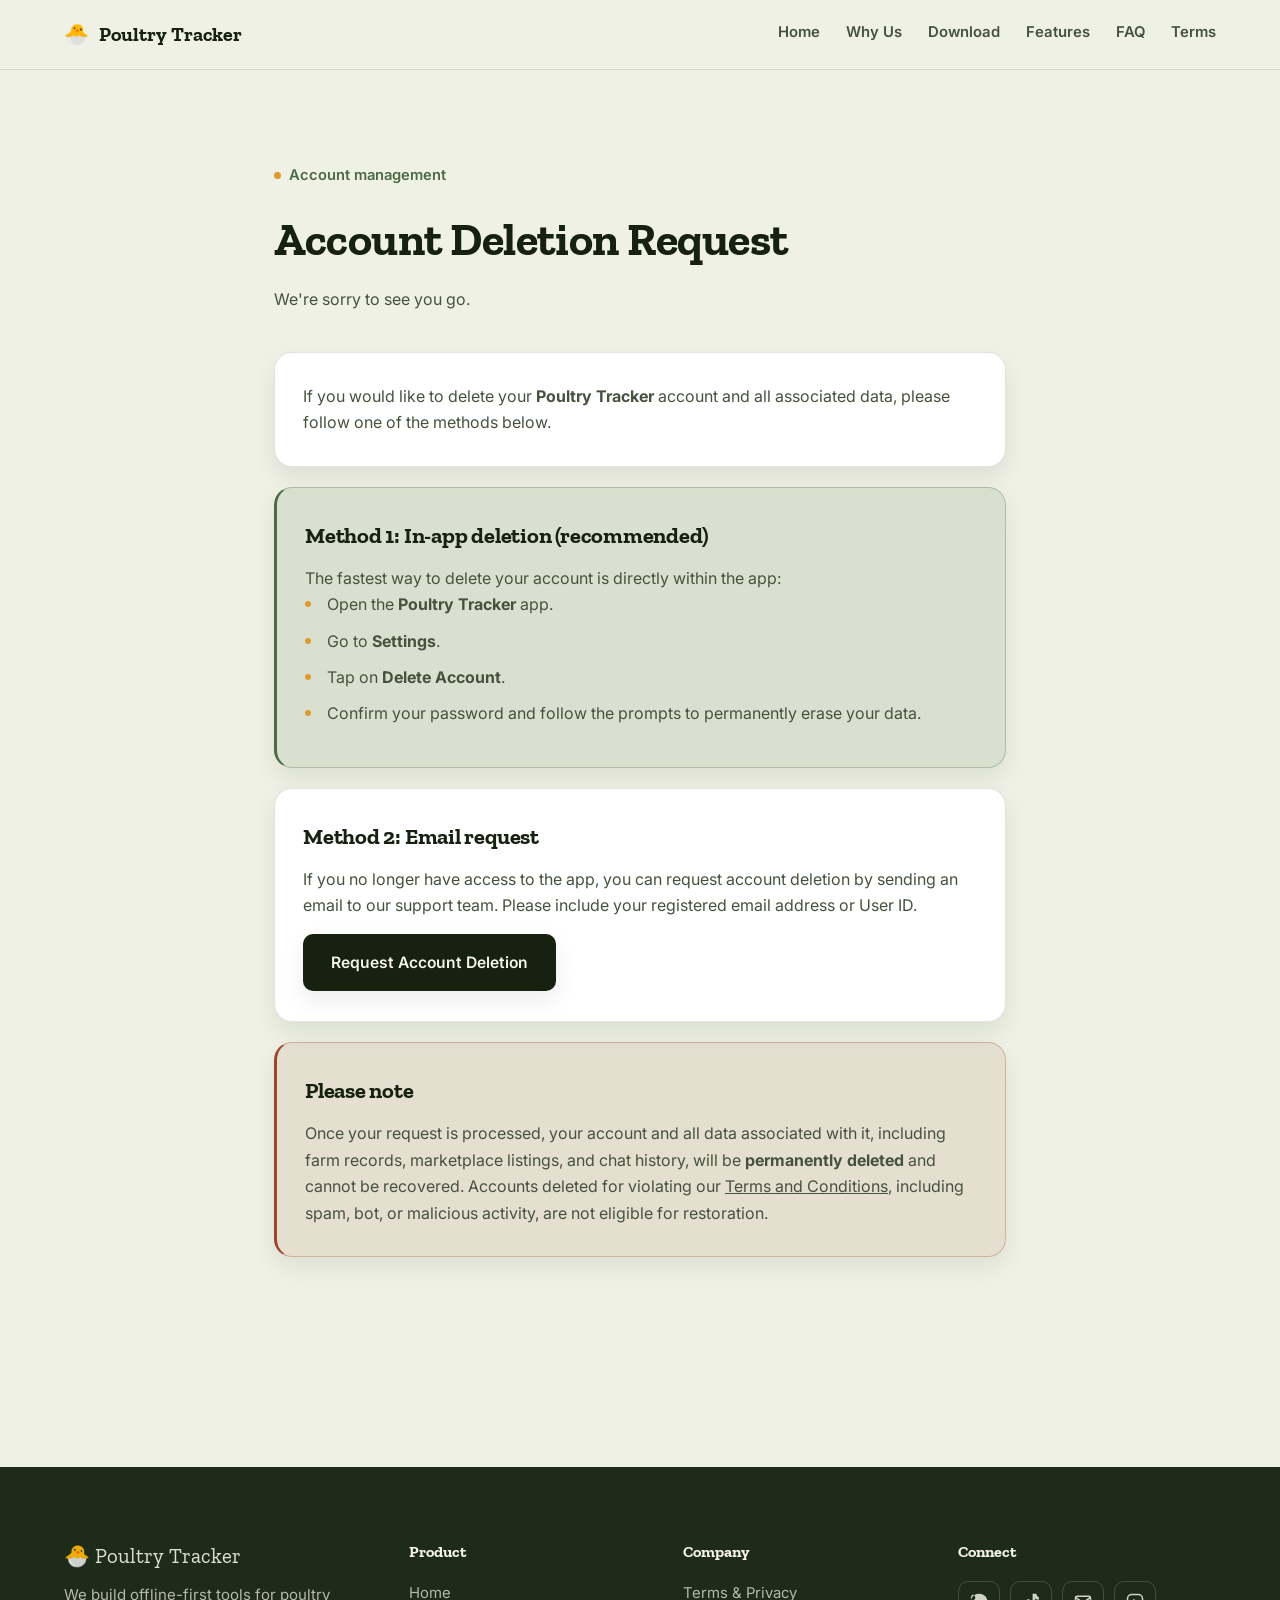
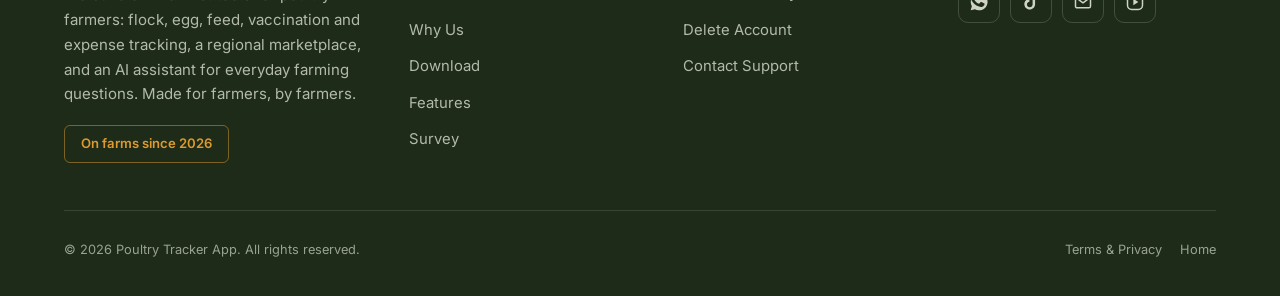
<file: delete.html>
<!DOCTYPE html>
<html lang="en">
<head>
    <meta charset="UTF-8">
    <meta name="viewport" content="width=device-width, initial-scale=1.0">
    <title>Account Deletion Request - Poultry Tracker</title>
    <link href="https://fonts.googleapis.com/css2?family=Zilla+Slab:wght@500;600;700&family=Inter:wght@400;500;600;700&display=swap" rel="stylesheet">
    <link rel="stylesheet" href="./css/styles.css">
    <link rel="icon" href="data:image/svg+xml,<svg xmlns=%22http://www.w3.org/2000/svg%22 viewBox=%220 0 100 100%22><text y=%22.9em%22 font-size=%2290%22>🐣</text></svg>">
</head>
<body>
    <div class="page-loader" id="pageLoader">🐣</div>

    <nav class="main-nav" id="mainNav">
        <div class="nav-container">
            <a href="index.html" class="nav-logo"><span>🐣</span> Poultry Tracker</a>
            <div class="nav-links" id="navLinks">
                <a href="index.html" class="nav-link">Home</a>
                <a href="index.html#why" class="nav-link">Why Us</a>
                <a href="index.html#download" class="nav-link">Download</a>
                <a href="index.html#features" class="nav-link">Features</a>
                <a href="index.html#faq" class="nav-link">FAQ</a>
                <a href="privacy.html" class="nav-link">Terms</a>
            </div>
            <button class="mobile-menu-btn" id="mobileMenuBtn">☰</button>
        </div>
    </nav>

    <header class="privacy-header">
        <span class="eyebrow">Account management</span>
        <h1>Account Deletion Request</h1>
        <p>We're sorry to see you go.</p>
    </header>

    <main class="privacy-content">
        <section class="privacy-section">
            <p>If you would like to delete your <strong>Poultry Tracker</strong> account and all associated data, please follow one of the methods below.</p>
        </section>

        <section class="privacy-section status-box-green">
            <h2>Method 1: In-app deletion (recommended)</h2>
            <p>The fastest way to delete your account is directly within the app:</p>
            <ul>
                <li>Open the <strong>Poultry Tracker</strong> app.</li>
                <li>Go to <strong>Settings</strong>.</li>
                <li>Tap on <strong>Delete Account</strong>.</li>
                <li>Confirm your password and follow the prompts to permanently erase your data.</li>
            </ul>
        </section>

        <section class="privacy-section">
            <h2>Method 2: Email request</h2>
            <p>If you no longer have access to the app, you can request account deletion by sending an email to our support team. Please include your registered email address or User ID.</p>
            <a href="mailto:poultrytracker1@gmail.com?subject=Account Deletion Request - Poultry Tracker" class="download-btn" style="margin-top: 15px;">
                <span>Request Account Deletion</span>
            </a>
        </section>

        <section class="privacy-section status-box-red">
            <h2>Please note</h2>
            <p>Once your request is processed, your account and all data associated with it, including farm records, marketplace listings, and chat history, will be <strong>permanently deleted</strong> and cannot be recovered. Accounts deleted for violating our <a href="privacy.html">Terms and Conditions</a>, including spam, bot, or malicious activity, are not eligible for restoration.</p>
        </section>
    </main>

    <footer>
        <div class="footer-grid">
            <div class="footer-brand">
                <p class="footer-tagline">🐣 Poultry Tracker</p>
                <p class="footer-about">We build offline-first tools for poultry farmers: flock, egg, feed, vaccination and expense tracking, a regional marketplace, and an AI assistant for everyday farming questions. Made for farmers, by farmers.</p>
                <div class="footer-stamp">On farms since 2026</div>
            </div>
            <div class="footer-col">
                <h4>Product</h4>
                <a href="index.html#home">Home</a>
                <a href="index.html#why">Why Us</a>
                <a href="index.html#download">Download</a>
                <a href="index.html#features">Features</a>
                <a href="survey/index.html">Survey</a>
            </div>
            <div class="footer-col">
                <h4>Company</h4>
                <a href="privacy.html">Terms &amp; Privacy</a>
                <a href="delete.html">Delete Account</a>
                <a href="mailto:poultrytracker1@gmail.com">Contact Support</a>
            </div>
            <div class="footer-col">
                <h4>Connect</h4>
                <div class="social-icons">
                    <a class="social-icon" href="https://wa.me/2547100530702" aria-label="Chat with us on WhatsApp" target="_blank" rel="noopener">
                        <svg viewBox="0 0 24 24" width="20" height="20" fill="currentColor"><path d="M12 2a10 10 0 00-8.6 15L2 22l5.2-1.4A10 10 0 1012 2zm5.8 14.3c-.3.8-1.6 1.5-2.5 1.6-.7.1-1.5.2-4.9-1.1-3.9-1.6-6.4-5.5-6.6-5.8-.2-.3-1.6-2.1-1.6-4s1-2.8 1.4-3.2c.4-.4.8-.5 1.1-.5h.8c.3 0 .6 0 .9.7.3.8 1.1 2.6 1.2 2.8.1.2.1.4 0 .6-.1.2-.2.4-.4.6-.2.2-.4.5-.6.6-.2.2-.4.4-.2.8.2.4 1 1.6 2.1 2.6 1.4 1.3 2.6 1.7 3 1.9.4.2.6.2.9-.1.3-.3 1.1-1.2 1.4-1.6.3-.4.6-.3 1-.2.4.2 2.6 1.2 3 1.4.4.2.7.3.8.5.1.2.1 1-.2 1.8z"/></svg>
                    </a>
                    <a class="social-icon" href="https://www.tiktok.com/@poultrytracker" aria-label="Follow us on TikTok" target="_blank" rel="noopener">
                        <svg viewBox="0 0 24 24" width="20" height="20" fill="currentColor"><path d="M15.5 2h3c.2 1.9 1.3 3.5 3 4.3v3.1c-1.7 0-3.3-.5-4.6-1.5v6.8c0 3.5-2.9 6.3-6.4 6.3S4 18.2 4 14.7c0-3.4 2.7-6.2 6.1-6.3v3.2c-1.7.2-3 1.6-3 3.3 0 1.9 1.5 3.4 3.4 3.4s3.4-1.5 3.4-3.4V2z"/></svg>
                    </a>
                    <a class="social-icon" href="mailto:poultrytracker1@gmail.com" aria-label="Email Poultry Tracker support">
                        <svg viewBox="0 0 24 24" width="20" height="20" fill="none" stroke="currentColor" stroke-width="1.8" stroke-linecap="round" stroke-linejoin="round"><rect x="3" y="5" width="18" height="14" rx="2"></rect><path d="M4 7l8 6 8-6"></path></svg>
                    </a>
                    <a class="social-icon" href="https://play.google.com/store/apps/details?id=com.knightdale.poultrytracker" aria-label="Poultry Tracker on Google Play" target="_blank" rel="noopener">
                        <svg viewBox="0 0 24 24" width="20" height="20" fill="none" stroke="currentColor" stroke-width="1.8"><rect x="3" y="3" width="18" height="18" rx="5"></rect><path d="M10 8l6 4-6 4V8z" fill="currentColor" stroke="none"></path></svg>
                    </a>
                </div>
            </div>
        </div>
        <div class="footer-bottom">
            <p class="footer-copy">&copy; 2026 Poultry Tracker App. All rights reserved.</p>
            <div class="footer-bottom-links">
                <a href="privacy.html">Terms &amp; Privacy</a>
                <a href="index.html">Home</a>
            </div>
        </div>
    </footer>

    <button class="back-to-top" id="backToTop">↑</button>

    <script src="./js/app.js"></script>
</body>
</html>
</file>
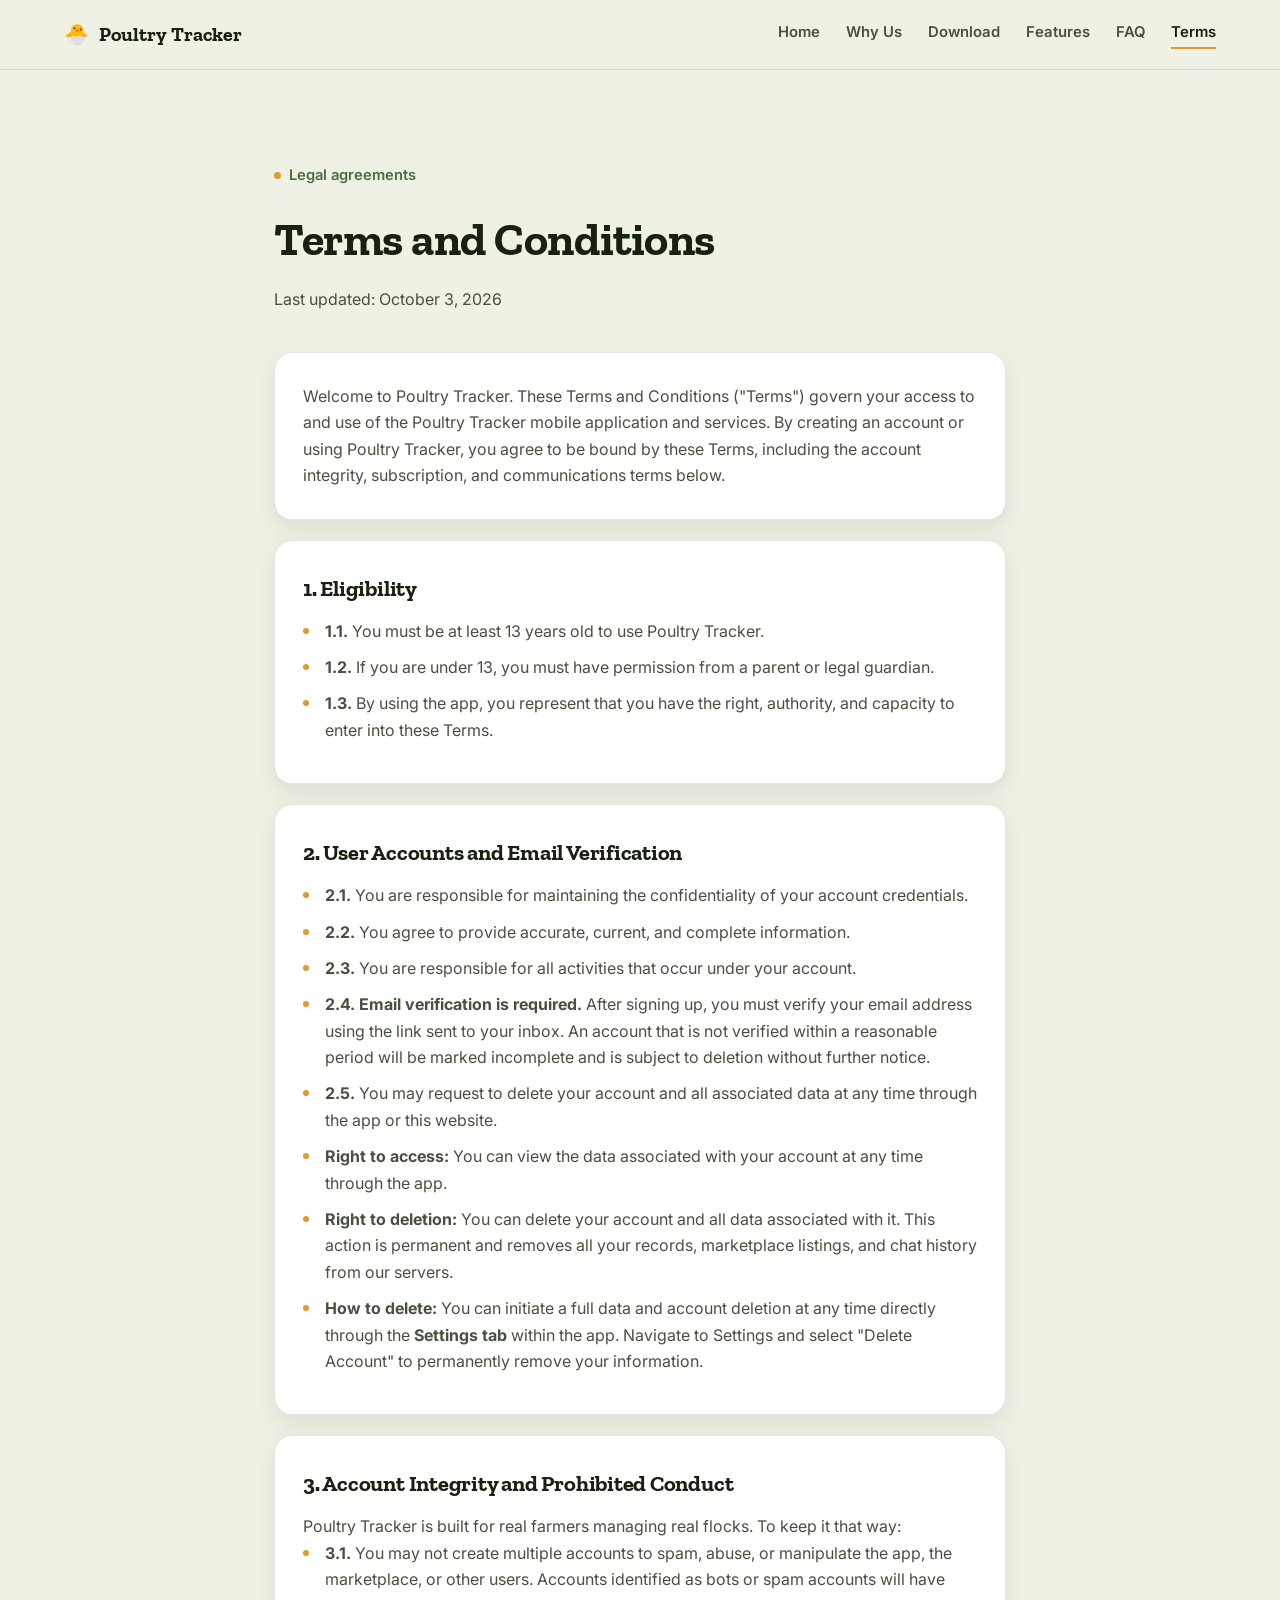
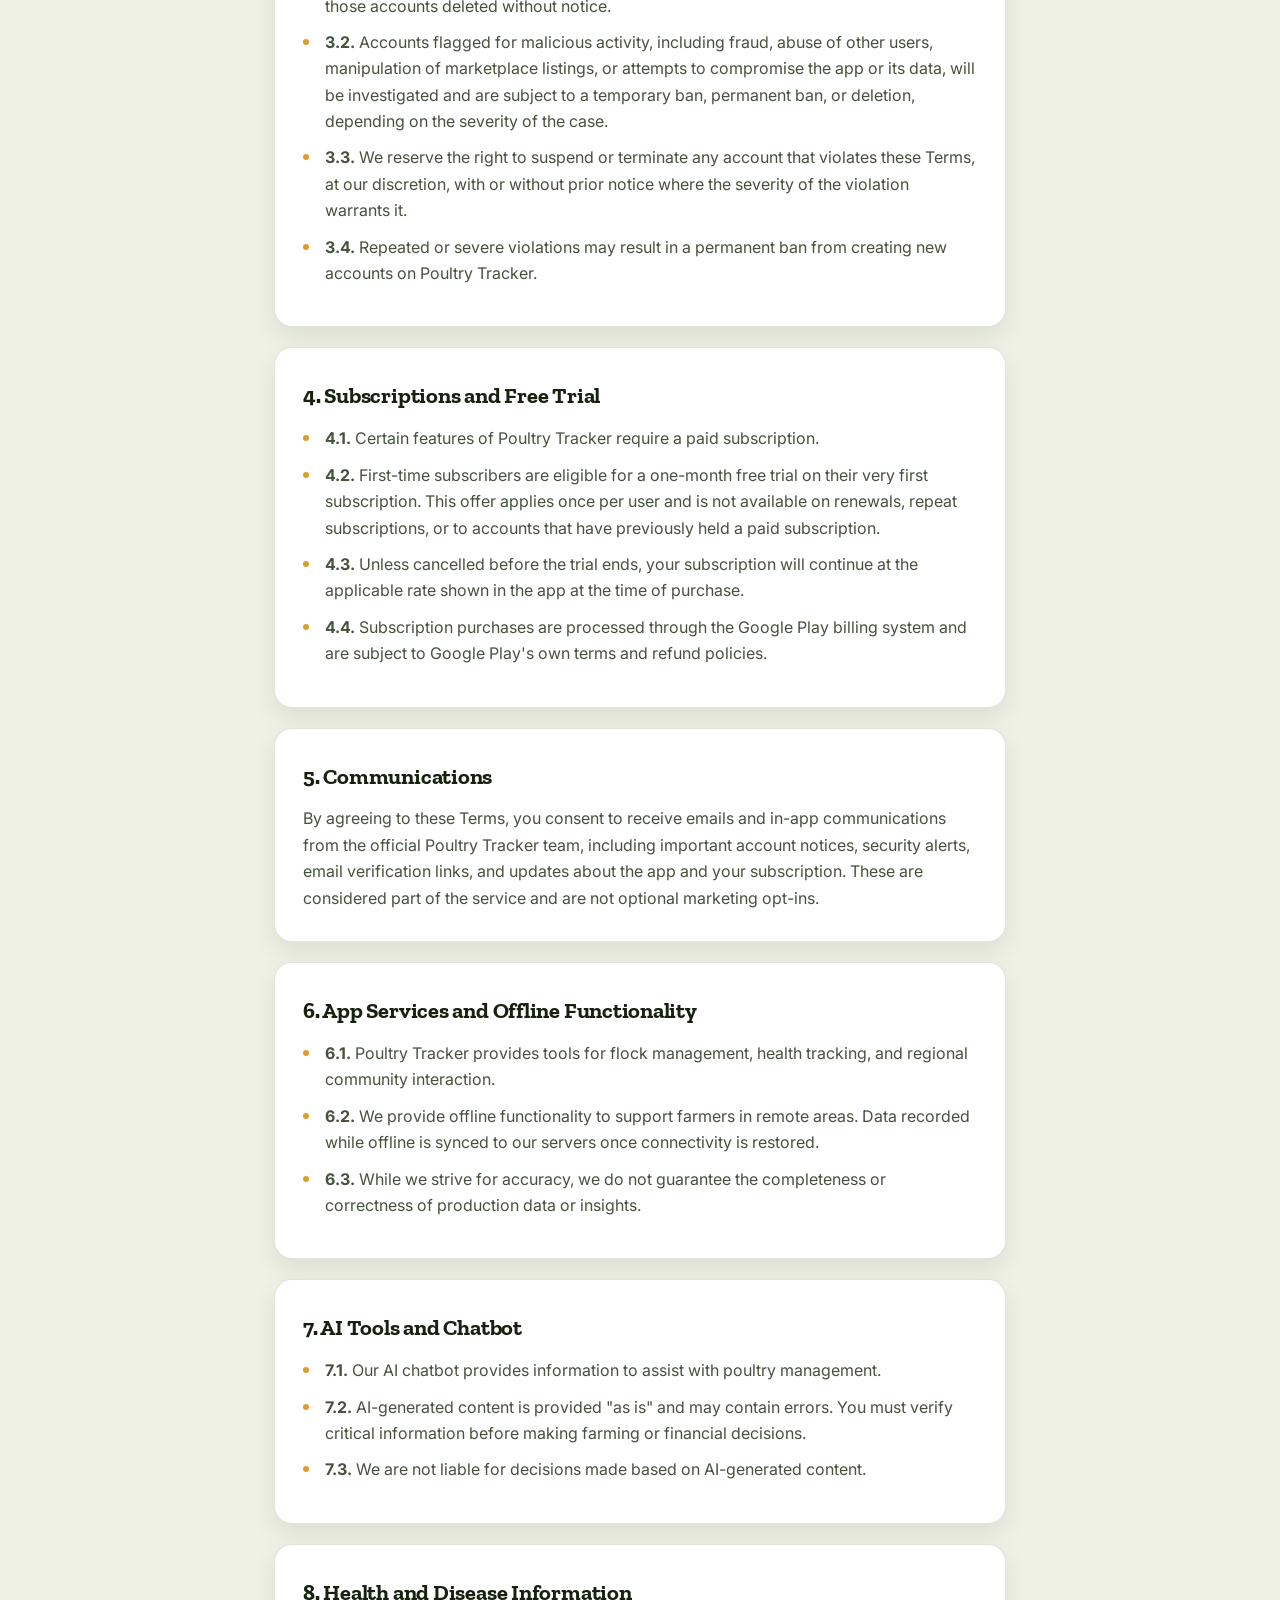
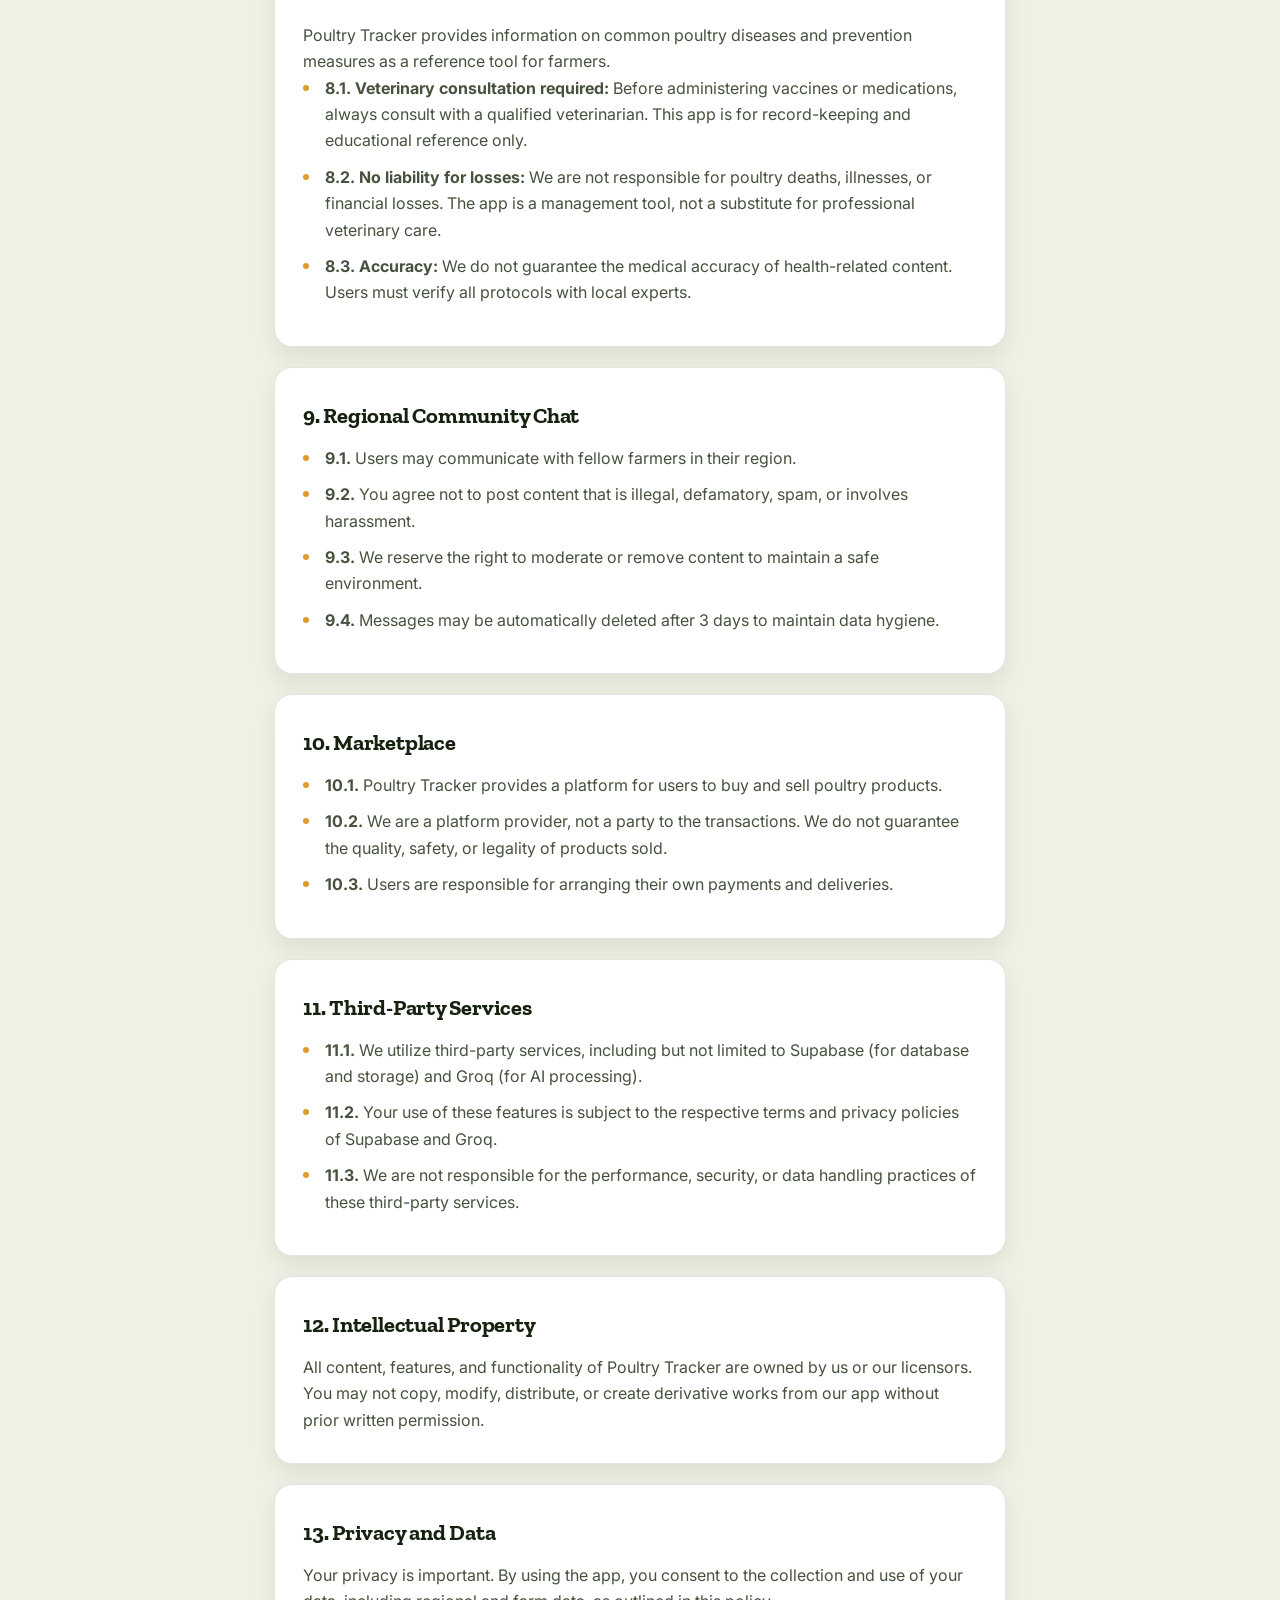
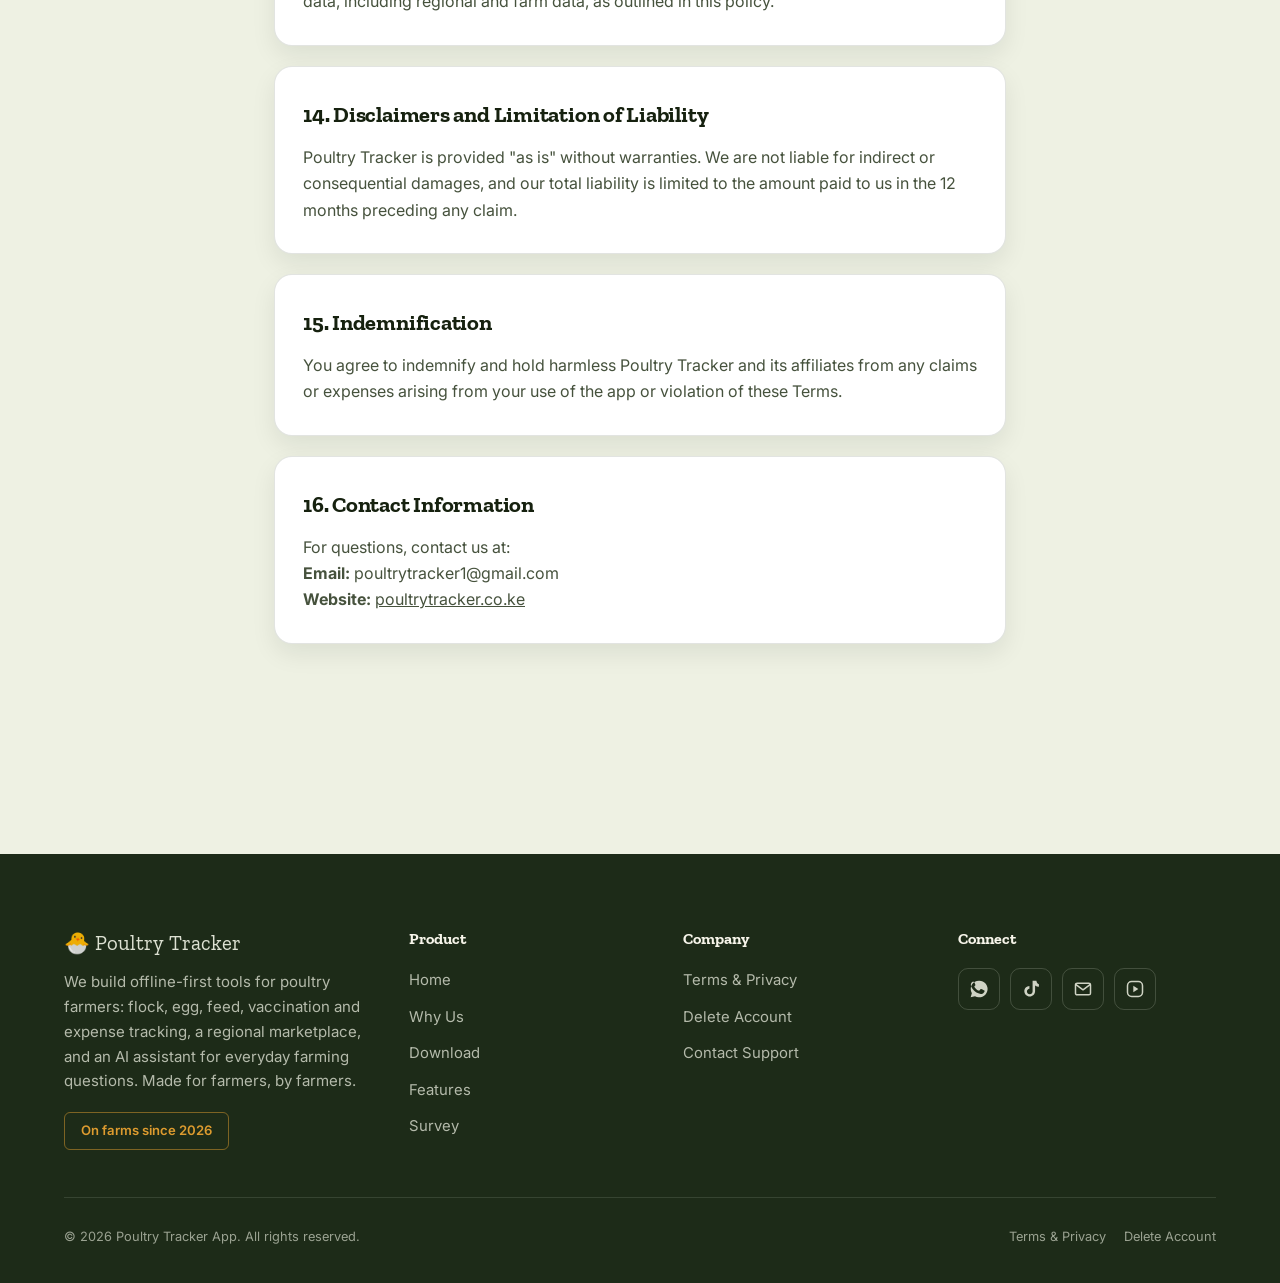
<file: privacy.html>
<!DOCTYPE html>
<html lang="en">
<head>
    <meta charset="UTF-8">
    <meta name="viewport" content="width=device-width, initial-scale=1.0">
    <title>Terms and Conditions - Poultry Tracker App</title>
    <link href="https://fonts.googleapis.com/css2?family=Zilla+Slab:wght@500;600;700&family=Inter:wght@400;500;600;700&display=swap" rel="stylesheet">
    <link rel="stylesheet" href="./css/styles.css">
    <link rel="icon" href="data:image/svg+xml,<svg xmlns=%22http://www.w3.org/2000/svg%22 viewBox=%220 0 100 100%22><text y=%22.9em%22 font-size=%2290%22>🐣</text></svg>">
</head>
<body>
    <div class="page-loader" id="pageLoader">🐣</div>

    <nav class="main-nav" id="mainNav">
        <div class="nav-container">
            <a href="index.html" class="nav-logo"><span>🐣</span> Poultry Tracker</a>
            <div class="nav-links" id="navLinks">
                <a href="index.html" class="nav-link">Home</a>
                <a href="index.html#why" class="nav-link">Why Us</a>
                <a href="index.html#download" class="nav-link">Download</a>
                <a href="index.html#features" class="nav-link">Features</a>
                <a href="index.html#faq" class="nav-link">FAQ</a>
                <a href="privacy.html" class="nav-link active">Terms</a>
            </div>
            <button class="mobile-menu-btn" id="mobileMenuBtn">☰</button>
        </div>
    </nav>

    <header class="privacy-header">
        <span class="eyebrow">Legal agreements</span>
        <h1>Terms and Conditions</h1>
        <p>Last updated: October 3, 2026</p>
    </header>

    <main class="privacy-content">
        <section class="privacy-section">
            <p>Welcome to Poultry Tracker. These Terms and Conditions ("Terms") govern your access to and use of the Poultry Tracker mobile application and services. By creating an account or using Poultry Tracker, you agree to be bound by these Terms, including the account integrity, subscription, and communications terms below.</p>
        </section>

        <section class="privacy-section">
            <h2>1. Eligibility</h2>
            <ul>
                <li><strong>1.1.</strong> You must be at least 13 years old to use Poultry Tracker.</li>
                <li><strong>1.2.</strong> If you are under 13, you must have permission from a parent or legal guardian.</li>
                <li><strong>1.3.</strong> By using the app, you represent that you have the right, authority, and capacity to enter into these Terms.</li>
            </ul>
        </section>

        <section class="privacy-section">
            <h2>2. User Accounts and Email Verification</h2>
            <ul>
                <li><strong>2.1.</strong> You are responsible for maintaining the confidentiality of your account credentials.</li>
                <li><strong>2.2.</strong> You agree to provide accurate, current, and complete information.</li>
                <li><strong>2.3.</strong> You are responsible for all activities that occur under your account.</li>
                <li><strong>2.4. Email verification is required.</strong> After signing up, you must verify your email address using the link sent to your inbox. An account that is not verified within a reasonable period will be marked incomplete and is subject to deletion without further notice.</li>
                <li><strong>2.5.</strong> You may request to delete your account and all associated data at any time through the app or this website.</li>
                <li><strong>Right to access:</strong> You can view the data associated with your account at any time through the app.</li>
                <li><strong>Right to deletion:</strong> You can delete your account and all data associated with it. This action is permanent and removes all your records, marketplace listings, and chat history from our servers.</li>
                <li><strong>How to delete:</strong> You can initiate a full data and account deletion at any time directly through the <strong>Settings tab</strong> within the app. Navigate to Settings and select "Delete Account" to permanently remove your information.</li>
            </ul>
        </section>

        <section class="privacy-section">
            <h2>3. Account Integrity and Prohibited Conduct</h2>
            <p>Poultry Tracker is built for real farmers managing real flocks. To keep it that way:</p>
            <ul>
                <li><strong>3.1.</strong> You may not create multiple accounts to spam, abuse, or manipulate the app, the marketplace, or other users. Accounts identified as bots or spam accounts will have those accounts deleted without notice.</li>
                <li><strong>3.2.</strong> Accounts flagged for malicious activity, including fraud, abuse of other users, manipulation of marketplace listings, or attempts to compromise the app or its data, will be investigated and are subject to a temporary ban, permanent ban, or deletion, depending on the severity of the case.</li>
                <li><strong>3.3.</strong> We reserve the right to suspend or terminate any account that violates these Terms, at our discretion, with or without prior notice where the severity of the violation warrants it.</li>
                <li><strong>3.4.</strong> Repeated or severe violations may result in a permanent ban from creating new accounts on Poultry Tracker.</li>
            </ul>
        </section>

        <section class="privacy-section">
            <h2>4. Subscriptions and Free Trial</h2>
            <ul>
                <li><strong>4.1.</strong> Certain features of Poultry Tracker require a paid subscription.</li>
                <li><strong>4.2.</strong> First-time subscribers are eligible for a one-month free trial on their very first subscription. This offer applies once per user and is not available on renewals, repeat subscriptions, or to accounts that have previously held a paid subscription.</li>
                <li><strong>4.3.</strong> Unless cancelled before the trial ends, your subscription will continue at the applicable rate shown in the app at the time of purchase.</li>
                <li><strong>4.4.</strong> Subscription purchases are processed through the Google Play billing system and are subject to Google Play's own terms and refund policies.</li>
            </ul>
        </section>

        <section class="privacy-section">
            <h2>5. Communications</h2>
            <p>By agreeing to these Terms, you consent to receive emails and in-app communications from the official Poultry Tracker team, including important account notices, security alerts, email verification links, and updates about the app and your subscription. These are considered part of the service and are not optional marketing opt-ins.</p>
        </section>

        <section class="privacy-section">
            <h2>6. App Services and Offline Functionality</h2>
            <ul>
                <li><strong>6.1.</strong> Poultry Tracker provides tools for flock management, health tracking, and regional community interaction.</li>
                <li><strong>6.2.</strong> We provide offline functionality to support farmers in remote areas. Data recorded while offline is synced to our servers once connectivity is restored.</li>
                <li><strong>6.3.</strong> While we strive for accuracy, we do not guarantee the completeness or correctness of production data or insights.</li>
            </ul>
        </section>

        <section class="privacy-section">
            <h2>7. AI Tools and Chatbot</h2>
            <ul>
                <li><strong>7.1.</strong> Our AI chatbot provides information to assist with poultry management.</li>
                <li><strong>7.2.</strong> AI-generated content is provided "as is" and may contain errors. You must verify critical information before making farming or financial decisions.</li>
                <li><strong>7.3.</strong> We are not liable for decisions made based on AI-generated content.</li>
            </ul>
        </section>

        <section class="privacy-section">
            <h2>8. Health and Disease Information</h2>
            <p>Poultry Tracker provides information on common poultry diseases and prevention measures as a reference tool for farmers.</p>
            <ul>
                <li><strong>8.1. Veterinary consultation required:</strong> Before administering vaccines or medications, always consult with a qualified veterinarian. This app is for record-keeping and educational reference only.</li>
                <li><strong>8.2. No liability for losses:</strong> We are not responsible for poultry deaths, illnesses, or financial losses. The app is a management tool, not a substitute for professional veterinary care.</li>
                <li><strong>8.3. Accuracy:</strong> We do not guarantee the medical accuracy of health-related content. Users must verify all protocols with local experts.</li>
            </ul>
        </section>

        <section class="privacy-section">
            <h2>9. Regional Community Chat</h2>
            <ul>
                <li><strong>9.1.</strong> Users may communicate with fellow farmers in their region.</li>
                <li><strong>9.2.</strong> You agree not to post content that is illegal, defamatory, spam, or involves harassment.</li>
                <li><strong>9.3.</strong> We reserve the right to moderate or remove content to maintain a safe environment.</li>
                <li><strong>9.4.</strong> Messages may be automatically deleted after 3 days to maintain data hygiene.</li>
            </ul>
        </section>

        <section class="privacy-section">
            <h2>10. Marketplace</h2>
            <ul>
                <li><strong>10.1.</strong> Poultry Tracker provides a platform for users to buy and sell poultry products.</li>
                <li><strong>10.2.</strong> We are a platform provider, not a party to the transactions. We do not guarantee the quality, safety, or legality of products sold.</li>
                <li><strong>10.3.</strong> Users are responsible for arranging their own payments and deliveries.</li>
            </ul>
        </section>

        <section class="privacy-section">
            <h2>11. Third-Party Services</h2>
            <ul>
                <li><strong>11.1.</strong> We utilize third-party services, including but not limited to Supabase (for database and storage) and Groq (for AI processing).</li>
                <li><strong>11.2.</strong> Your use of these features is subject to the respective terms and privacy policies of Supabase and Groq.</li>
                <li><strong>11.3.</strong> We are not responsible for the performance, security, or data handling practices of these third-party services.</li>
            </ul>
        </section>

        <section class="privacy-section">
            <h2>12. Intellectual Property</h2>
            <p>All content, features, and functionality of Poultry Tracker are owned by us or our licensors. You may not copy, modify, distribute, or create derivative works from our app without prior written permission.</p>
        </section>

        <section class="privacy-section">
            <h2>13. Privacy and Data</h2>
            <p>Your privacy is important. By using the app, you consent to the collection and use of your data, including regional and farm data, as outlined in this policy.</p>
        </section>

        <section class="privacy-section">
            <h2>14. Disclaimers and Limitation of Liability</h2>
            <p>Poultry Tracker is provided "as is" without warranties. We are not liable for indirect or consequential damages, and our total liability is limited to the amount paid to us in the 12 months preceding any claim.</p>
        </section>

        <section class="privacy-section">
            <h2>15. Indemnification</h2>
            <p>You agree to indemnify and hold harmless Poultry Tracker and its affiliates from any claims or expenses arising from your use of the app or violation of these Terms.</p>
        </section>

        <section class="privacy-section">
            <h2>16. Contact Information</h2>
            <p>For questions, contact us at:</p>
            <p><strong>Email:</strong> poultrytracker1@gmail.com<br>
            <strong>Website:</strong> <a href="http://poultrytracker.co.ke">poultrytracker.co.ke</a></p>
        </section>
    </main>

    <footer>
        <div class="footer-grid">
            <div class="footer-brand">
                <p class="footer-tagline">🐣 Poultry Tracker</p>
                <p class="footer-about">We build offline-first tools for poultry farmers: flock, egg, feed, vaccination and expense tracking, a regional marketplace, and an AI assistant for everyday farming questions. Made for farmers, by farmers.</p>
                <div class="footer-stamp">On farms since 2026</div>
            </div>
            <div class="footer-col">
                <h4>Product</h4>
                <a href="index.html#home">Home</a>
                <a href="index.html#why">Why Us</a>
                <a href="index.html#download">Download</a>
                <a href="index.html#features">Features</a>
                <a href="survey/index.html">Survey</a>
            </div>
            <div class="footer-col">
                <h4>Company</h4>
                <a href="privacy.html">Terms &amp; Privacy</a>
                <a href="delete.html">Delete Account</a>
                <a href="mailto:poultrytracker1@gmail.com">Contact Support</a>
            </div>
            <div class="footer-col">
                <h4>Connect</h4>
                <div class="social-icons">
                    <a class="social-icon" href="https://wa.me/2547100530702" aria-label="Chat with us on WhatsApp" target="_blank" rel="noopener">
                        <svg viewBox="0 0 24 24" width="20" height="20" fill="currentColor"><path d="M12 2a10 10 0 00-8.6 15L2 22l5.2-1.4A10 10 0 1012 2zm5.8 14.3c-.3.8-1.6 1.5-2.5 1.6-.7.1-1.5.2-4.9-1.1-3.9-1.6-6.4-5.5-6.6-5.8-.2-.3-1.6-2.1-1.6-4s1-2.8 1.4-3.2c.4-.4.8-.5 1.1-.5h.8c.3 0 .6 0 .9.7.3.8 1.1 2.6 1.2 2.8.1.2.1.4 0 .6-.1.2-.2.4-.4.6-.2.2-.4.5-.6.6-.2.2-.4.4-.2.8.2.4 1 1.6 2.1 2.6 1.4 1.3 2.6 1.7 3 1.9.4.2.6.2.9-.1.3-.3 1.1-1.2 1.4-1.6.3-.4.6-.3 1-.2.4.2 2.6 1.2 3 1.4.4.2.7.3.8.5.1.2.1 1-.2 1.8z"/></svg>
                    </a>
                    <a class="social-icon" href="https://www.tiktok.com/@poultrytracker" aria-label="Follow us on TikTok" target="_blank" rel="noopener">
                        <svg viewBox="0 0 24 24" width="20" height="20" fill="currentColor"><path d="M15.5 2h3c.2 1.9 1.3 3.5 3 4.3v3.1c-1.7 0-3.3-.5-4.6-1.5v6.8c0 3.5-2.9 6.3-6.4 6.3S4 18.2 4 14.7c0-3.4 2.7-6.2 6.1-6.3v3.2c-1.7.2-3 1.6-3 3.3 0 1.9 1.5 3.4 3.4 3.4s3.4-1.5 3.4-3.4V2z"/></svg>
                    </a>
                    <a class="social-icon" href="mailto:poultrytracker1@gmail.com" aria-label="Email Poultry Tracker support">
                        <svg viewBox="0 0 24 24" width="20" height="20" fill="none" stroke="currentColor" stroke-width="1.8" stroke-linecap="round" stroke-linejoin="round"><rect x="3" y="5" width="18" height="14" rx="2"></rect><path d="M4 7l8 6 8-6"></path></svg>
                    </a>
                    <a class="social-icon" href="https://play.google.com/store/apps/details?id=com.knightdale.poultrytracker" aria-label="Poultry Tracker on Google Play" target="_blank" rel="noopener">
                        <svg viewBox="0 0 24 24" width="20" height="20" fill="none" stroke="currentColor" stroke-width="1.8"><rect x="3" y="3" width="18" height="18" rx="5"></rect><path d="M10 8l6 4-6 4V8z" fill="currentColor" stroke="none"></path></svg>
                    </a>
                </div>
            </div>
        </div>
        <div class="footer-bottom">
            <p class="footer-copy">&copy; 2026 Poultry Tracker App. All rights reserved.</p>
            <div class="footer-bottom-links">
                <a href="privacy.html">Terms &amp; Privacy</a>
                <a href="delete.html">Delete Account</a>
            </div>
        </div>
    </footer>

    <button class="back-to-top" id="backToTop">↑</button>

    <script src="./js/app.js"></script>
</body>
</html>
</file>
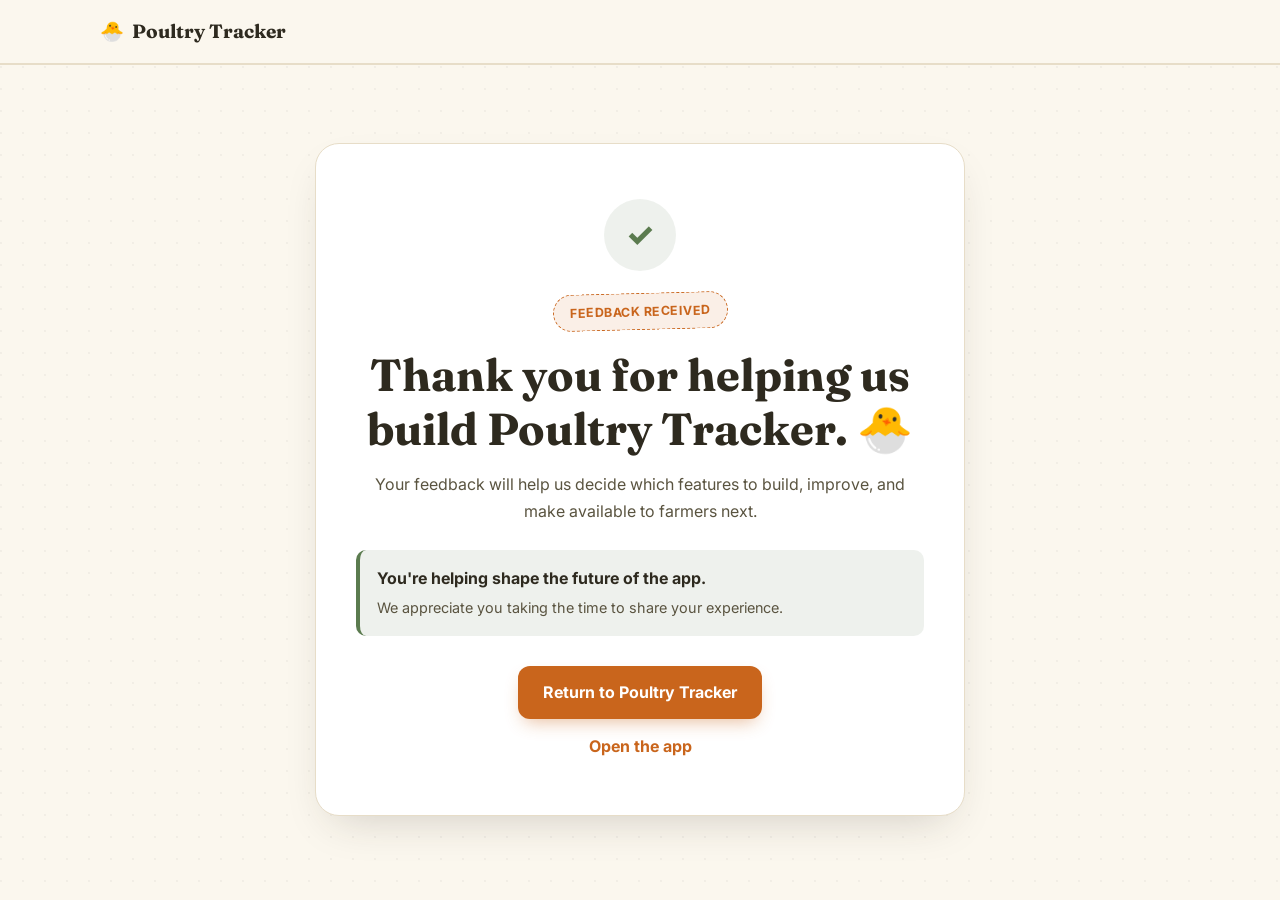
<file: survey/thank-you.html>
<!DOCTYPE html>
<html lang="en">
<head>
    <meta charset="UTF-8">
    <meta name="viewport" content="width=device-width, initial-scale=1.0">
    <title>Thank You — Poultry Tracker</title>
    <link rel="preconnect" href="https://fonts.googleapis.com">
    <link rel="preconnect" href="https://fonts.gstatic.com" crossorigin>
    <link href="https://fonts.googleapis.com/css2?family=Fraunces:wght@600;700&family=Inter:wght@400;500;600;700&display=swap" rel="stylesheet">
    <link rel="stylesheet" href="./css/survey.css">
</head>
<body>
    <nav class="main-nav">
        <div class="nav-container">
            <a href="/" class="nav-logo"><span>🐣</span> Poultry Tracker</a>
        </div>
    </nav>

    <main class="thankyou-page">
        <div class="thankyou-card">
            <div class="thankyou-icon">✓</div>
            <div class="hero-badge">Feedback received</div>
            <h1>Thank you for helping us build Poultry Tracker. 🐣</h1>
            <p>
                Your feedback will help us decide which features to build, improve,
                and make available to farmers next.
            </p>

            <div class="thankyou-note">
                <strong>You're helping shape the future of the app.</strong>
                <span>We appreciate you taking the time to share your experience.</span>
            </div>

            <a href="/" class="btn-primary">Return to Poultry Tracker</a>
            <a href="poultrytracker://survey-complete" class="app-link">Open the app</a>
        </div>
    </main>
</body>
</html>
</file>
<file: css/styles.css>
:root {
  --ink: #16210f;
  --ink-soft: #46523d;
  --bg: #eef1e3;
  --bg-deep: #1d2b18;
  --panel: #ffffff;
  --panel-alt: #f7f5ea;
  --line: rgba(22, 33, 15, 0.12);
  --line-soft: rgba(22, 33, 15, 0.07);
  --amber: #dd9b2f;
  --amber-dark: #a86f1c;
  --amber-soft: rgba(221, 155, 47, 0.14);
  --moss: #4c6b43;
  --moss-soft: rgba(76, 107, 67, 0.12);
  --rust: #9c4530;
  --rust-soft: rgba(156, 69, 48, 0.1);
  --cream: #f7f5ea;
  --shadow-lg: 0 30px 70px rgba(16, 24, 11, 0.18);
  --shadow-sm: 0 10px 24px rgba(16, 24, 11, 0.08);
}

* {
  margin: 0;
  padding: 0;
  box-sizing: border-box;
  font-family: 'Inter', sans-serif;
}

html {
  scroll-behavior: smooth;
}

body {
  background: var(--bg);
  color: var(--ink);
  line-height: 1.65;
  -webkit-font-smoothing: antialiased;
  text-rendering: optimizeLegibility;
  overflow-x: hidden;
}

img {
  max-width: 100%;
  display: block;
}

a {
  color: inherit;
}

h1, h2, h3 {
  font-family: 'Zilla Slab', serif;
  font-weight: 700;
  letter-spacing: -0.01em;
  color: var(--ink);
}

.eyebrow {
  display: inline-flex;
  align-items: center;
  gap: 8px;
  font-size: 0.92rem;
  font-weight: 600;
  color: var(--moss);
}

.eyebrow::before {
  content: '';
  width: 7px;
  height: 7px;
  border-radius: 50%;
  background: var(--amber);
}

.main-nav {
  position: fixed;
  top: 0;
  left: 0;
  width: 100%;
  z-index: 1000;
  padding: 18px 5%;
  background: rgba(238, 241, 227, 0.86);
  backdrop-filter: blur(12px);
  border-bottom: 1px solid var(--line);
  transition: transform 0.3s ease;
}

.main-nav.hidden {
  transform: translateY(-120%);
}

.nav-container {
  max-width: 1240px;
  margin: 0 auto;
  display: flex;
  align-items: center;
  justify-content: space-between;
  gap: 20px;
}

.nav-logo {
  display: inline-flex;
  align-items: center;
  gap: 10px;
  text-decoration: none;
  color: var(--ink);
  font-family: 'Zilla Slab', serif;
  font-size: 1.25rem;
  font-weight: 700;
}

.nav-links {
  display: flex;
  align-items: center;
  gap: 26px;
}

.nav-link {
  position: relative;
  text-decoration: none;
  color: var(--ink-soft);
  font-size: 0.93rem;
  font-weight: 600;
  padding-bottom: 4px;
}

.nav-link::after {
  content: '';
  position: absolute;
  left: 0;
  bottom: 0;
  width: 0;
  height: 2px;
  background: var(--amber);
  transition: width 0.2s ease;
}

.nav-link:hover,
.nav-link.active {
  color: var(--ink);
}

.nav-link:hover::after,
.nav-link.active::after {
  width: 100%;
}

.mobile-menu-btn {
  display: none;
  font-size: 1.5rem;
  background: transparent;
  border: none;
  color: var(--ink);
  cursor: pointer;
}

.hero {
  position: relative;
  padding: 160px 5% 90px;
  overflow: hidden;
}

.hero-bg {
  position: absolute;
  top: -120px;
  right: -140px;
  width: 520px;
  height: 520px;
  border-radius: 50%;
  background: radial-gradient(circle, rgba(221, 155, 47, 0.22), transparent 70%);
  z-index: 0;
  pointer-events: none;
}

.hero-container {
  position: relative;
  z-index: 1;
  max-width: 1240px;
  margin: 0 auto;
  display: grid;
  grid-template-columns: 1.05fr 0.95fr;
  gap: 70px;
  align-items: center;
}

.hero-content {
  max-width: 580px;
}

.hero-title {
  font-size: clamp(2.5rem, 4.6vw, 4rem);
  line-height: 1.06;
  margin: 20px 0 20px;
}

.hero-title em {
  font-style: normal;
  color: var(--moss);
}

.hero-subtitle {
  max-width: 540px;
  color: var(--ink-soft);
  font-size: 1.08rem;
  line-height: 1.8;
}

.field-notes {
  display: grid;
  gap: 10px;
  margin: 30px 0 34px;
  border-left: 2px solid var(--line);
  padding-left: 18px;
}

.field-notes p {
  color: var(--ink);
  font-size: 0.98rem;
}

.field-notes strong {
  font-family: 'Zilla Slab', serif;
  font-weight: 600;
}

.hero-actions {
  display: flex;
  flex-wrap: wrap;
  gap: 18px;
  align-items: center;
}

.download-btn,
.btn-primary {
  display: inline-flex;
  align-items: center;
  justify-content: center;
  padding: 16px 28px;
  border-radius: 10px;
  background: var(--ink);
  color: var(--cream);
  text-decoration: none;
  font-weight: 600;
  font-size: 0.98rem;
  box-shadow: var(--shadow-sm);
  transition: transform 0.2s ease, box-shadow 0.2s ease, background 0.2s ease;
}

.download-btn:hover,
.btn-primary:hover {
  transform: translateY(-2px);
  background: var(--bg-deep);
  box-shadow: var(--shadow-lg);
}

.hero-note {
  color: var(--ink-soft);
  font-size: 0.88rem;
}

.hero-mockup {
  position: relative;
  display: flex;
  justify-content: center;
  align-items: center;
}

.mockup-wrapper {
  position: relative;
  width: min(100%, 280px);
  padding: 0;
  border-radius: 24px;
  background: transparent;
  border: none;
  box-shadow: none;
  transform: none;
}

.mockup-wrapper img {
  width: 100%;
  height: auto;
  border-radius: 24px;
  border: 1px solid rgba(22, 33, 15, 0.12);
  box-shadow: 0 24px 50px rgba(16, 24, 11, 0.18);
  display: block;
}

.mockup-pin {
  display: none;
}

.floating-stat {
  position: absolute;
  left: 300px;
  bottom: -70px;
  display: flex;
  align-items: center;
  gap: 12px;
  padding: 14px 18px;
  background: var(--panel);
  border: 1px solid var(--line);
  border-radius: 14px;
  box-shadow: var(--shadow-sm);
}

.floating-stat-figure {
  font-size: 1.5rem;
}

.floating-stat-title {
  font-weight: 700;
  font-size: 0.95rem;
}

.floating-stat-sub {
  font-size: 0.8rem;
  color: var(--ink-soft);
}

.stats-strip {
  background: var(--bg-deep);
  padding: 46px 5%;
}

.stats-strip-inner {
  max-width: 1240px;
  margin: 0 auto;
  display: grid;
  grid-template-columns: repeat(3, minmax(0, 1fr));
  gap: 30px;
}

.stat-box {
  text-align: left;
}

.stat-number {
  display: block;
  font-family: 'Zilla Slab', serif;
  font-size: clamp(2rem, 3vw, 2.8rem);
  font-weight: 700;
  color: var(--amber);
  margin-bottom: 6px;
}

.stat-label {
  color: rgba(238, 241, 227, 0.8);
  font-size: 0.95rem;
}

.section {
  max-width: 1240px;
  margin: 0 auto;
  padding: 90px 5% 0;
}

.section-header {
  display: flex;
  flex-direction: column;
  gap: 12px;
  margin-bottom: 36px;
  max-width: 640px;
}

.section h2 {
  font-size: clamp(1.9rem, 2.8vw, 2.5rem);
}

.section-lead {
  color: var(--ink-soft);
  font-size: 1.02rem;
}

.download-surface {
  display: grid;
  grid-template-columns: 1.1fr 0.9fr;
  gap: 30px;
  align-items: center;
  background: var(--panel);
  border: 1px solid var(--line);
  border-radius: 22px;
  padding: 36px;
  box-shadow: var(--shadow-sm);
}

.download-copy {
  display: grid;
  gap: 14px;
}

.download-copy h3 {
  font-size: clamp(1.5rem, 2vw, 1.9rem);
}

.download-copy p {
  color: var(--ink-soft);
}

.version-card {
  background: var(--panel-alt);
  border-left: 3px solid var(--amber);
  border-radius: 4px 14px 14px 4px;
  padding: 22px 22px;
  display: grid;
  gap: 8px;
}

.version-card p {
  color: var(--ink-soft);
  font-size: 0.95rem;
}

.version-card strong {
  color: var(--ink);
}

#updateStatus {
  display: inline-flex;
  width: fit-content;
  padding: 6px 12px;
  background: var(--moss-soft);
  color: var(--moss);
  border-radius: 6px;
  font-size: 0.8rem;
  font-weight: 700;
}

.features-grid {
  display: grid;
  grid-template-columns: repeat(auto-fit, minmax(250px, 1fr));
  gap: 20px;
}

.feature-card {
  background: var(--panel);
  border: 1px solid var(--line);
  border-left: 3px solid var(--moss);
  border-radius: 4px 16px 16px 4px;
  padding: 26px 22px;
  box-shadow: var(--shadow-sm);
  transition: transform 0.2s ease;
}

.feature-card:nth-child(3n+2) {
  border-left-color: var(--amber);
}

.feature-card:nth-child(3n+3) {
  border-left-color: var(--rust);
}

.feature-card:hover {
  transform: translateY(-3px);
}

.feature-card h3 {
  margin-bottom: 8px;
  font-size: 1.12rem;
}

.feature-card p {
  color: var(--ink-soft);
  font-size: 0.95rem;
}

.screenshot-grid {
  display: grid;
  grid-template-columns: repeat(auto-fit, minmax(220px, 1fr));
  gap: 20px;
}

.screenshot-item {
  overflow: hidden;
  border-radius: 16px;
  border: 1px solid var(--line);
  background: var(--panel);
  box-shadow: var(--shadow-sm);
  cursor: pointer;
  transition: transform 0.2s ease, box-shadow 0.2s ease;
  display: flex;
  flex-direction: column;
}

.screenshot-item:hover {
  transform: translateY(-4px);
  box-shadow: var(--shadow-lg);
}

.screenshot-item img {
  width: 100%;
  height: auto;
  display: block;
}

.screenshot-caption {
  padding: 12px 14px 16px;
  text-align: center;
  font-size: 0.88rem;
  font-weight: 600;
  color: var(--ink-soft);
  background: var(--panel);
  border-top: 1px solid var(--line-soft);
  margin-top: auto;
}

.privacy-header {
  padding: 160px 5% 40px;
  max-width: 860px;
  margin: 0 auto;
}

.privacy-header h1 {
  font-size: clamp(2.1rem, 3.6vw, 2.9rem);
  margin: 14px 0 8px;
}

.privacy-header p {
  color: var(--ink-soft);
}

.privacy-content {
  max-width: 860px;
  margin: 0 auto;
  padding: 0 5% 100px;
}

.privacy-section {
  background: var(--panel);
  border: 1px solid var(--line);
  border-radius: 18px;
  padding: 30px 28px;
  box-shadow: var(--shadow-sm);
  margin-bottom: 20px;
}

.privacy-section h2 {
  font-size: 1.4rem;
  margin-bottom: 10px;
}

.privacy-section h3 {
  font-size: 1.08rem;
  margin: 24px 0 10px;
}

.privacy-section p,
.privacy-section li {
  color: var(--ink-soft);
}

.privacy-section ul {
  list-style: none;
  padding: 0;
}

.privacy-section li {
  position: relative;
  padding-left: 22px;
  margin: 0 0 10px;
}

.privacy-section li::before {
  content: '';
  position: absolute;
  left: 0;
  top: 10px;
  width: 6px;
  height: 6px;
  border-radius: 50%;
  background: var(--amber);
}

.status-box-red {
  border-color: rgba(156, 69, 48, 0.3);
  background: var(--rust-soft);
  border-left: 3px solid var(--rust);
}

.status-box-green {
  border-color: rgba(76, 107, 67, 0.3);
  background: var(--moss-soft);
  border-left: 3px solid var(--moss);
}

.back-to-top {
  position: fixed;
  right: 24px;
  bottom: 24px;
  width: 48px;
  height: 48px;
  border: none;
  border-radius: 50%;
  background: var(--ink);
  color: var(--cream);
  box-shadow: var(--shadow-lg);
  opacity: 0;
  pointer-events: none;
  transition: opacity 0.2s ease, transform 0.2s ease;
  z-index: 980;
  font-size: 1.2rem;
  cursor: pointer;
}

.back-to-top.visible {
  opacity: 1;
  pointer-events: auto;
}

.back-to-top:hover {
  transform: translateY(-3px);
}

.page-loader {
  position: fixed;
  inset: 0;
  display: flex;
  align-items: center;
  justify-content: center;
  font-size: 2.2rem;
  background: var(--bg);
  z-index: 3000;
  transition: opacity 0.5s ease;
}

footer {
  background: var(--bg-deep);
  color: rgba(238, 241, 227, 0.92);
  margin-top: 90px;
  padding: 72px 5% 36px;
}

.footer-grid {
  max-width: 1240px;
  margin: 0 auto;
  display: grid;
  grid-template-columns: 1.3fr 1fr 1fr 1.1fr;
  gap: 40px;
  text-align: left;
  padding-bottom: 46px;
  border-bottom: 1px solid rgba(238, 241, 227, 0.12);
}

.footer-tagline {
  font-family: 'Zilla Slab', serif;
  font-size: 1.3rem;
  margin-bottom: 10px;
}

.footer-about {
  color: rgba(238, 241, 227, 0.72);
  font-size: 0.94rem;
  max-width: 320px;
  margin-bottom: 18px;
}

.footer-stamp {
  display: inline-flex;
  align-items: center;
  justify-content: center;
  padding: 7px 16px;
  border-radius: 6px;
  border: 1px solid rgba(221, 155, 47, 0.5);
  color: var(--amber);
  font-size: 0.82rem;
  font-weight: 600;
}

.footer-col h4 {
  font-family: 'Zilla Slab', serif;
  font-size: 1rem;
  color: var(--cream);
  margin-bottom: 16px;
}

.footer-col a {
  display: block;
  text-decoration: none;
  color: rgba(238, 241, 227, 0.72);
  font-size: 0.93rem;
  margin-bottom: 12px;
  transition: color 0.2s ease;
}

.footer-col a:hover {
  color: var(--amber);
}

.footer-col .social-icons a.social-icon {
  display: inline-flex;
  align-items: center;
  justify-content: center;
  width: 42px;
  height: 42px;
  margin-bottom: 0;
  color: rgba(238, 241, 227, 0.85);
}

.footer-col .social-icons a.social-icon:hover {
  color: var(--ink);
}

.social-icon svg {
  width: 20px;
  height: 20px;
  flex-shrink: 0;
}

.social-icons {
  display: flex;
  flex-wrap: wrap;
  gap: 10px;
}

.social-icon {
  display: inline-flex;
  align-items: center;
  justify-content: center;
  width: 42px;
  height: 42px;
  border-radius: 10px;
  border: 1px solid rgba(238, 241, 227, 0.18);
  color: rgba(238, 241, 227, 0.85);
  transition: background 0.2s ease, border-color 0.2s ease, color 0.2s ease;
}

.social-icon:hover {
  background: var(--amber);
  border-color: var(--amber);
  color: var(--ink);
}

.footer-bottom {
  max-width: 1240px;
  margin: 0 auto;
  padding-top: 28px;
  display: flex;
  justify-content: space-between;
  align-items: center;
  flex-wrap: wrap;
  gap: 10px;
}

.footer-copy {
  font-size: 0.8rem;
  color: rgba(238, 241, 227, 0.6);
}

.footer-bottom-links {
  display: flex;
  gap: 18px;
  flex-wrap: wrap;
}

.footer-bottom-links a {
  text-decoration: none;
  color: rgba(238, 241, 227, 0.6);
  font-size: 0.8rem;
}

.footer-bottom-links a:hover {
  color: var(--amber);
}

:focus-visible {
  outline: 2px solid var(--amber-dark);
  outline-offset: 3px;
}

.trust-row {
  max-width: 1240px;
  margin: 0 auto;
  padding: 0 5%;
  display: flex;
  flex-wrap: wrap;
  gap: 14px 30px;
  margin-top: -40px;
  position: relative;
  z-index: 2;
}

.trust-item {
  display: inline-flex;
  align-items: center;
  gap: 8px;
  font-size: 0.9rem;
  color: var(--ink-soft);
  font-weight: 600;
}

.trust-item::before {
  content: '';
  width: 6px;
  height: 6px;
  border-radius: 50%;
  background: var(--moss);
}

.comparison {
  display: grid;
  grid-template-columns: 1fr 1fr;
  gap: 20px;
}

.comparison-col {
  border-radius: 18px;
  padding: 28px 26px;
  border: 1px solid var(--line);
}

.comparison-col.bad {
  background: var(--rust-soft);
  border-color: rgba(156, 69, 48, 0.25);
}

.comparison-col.good {
  background: var(--moss-soft);
  border-color: rgba(76, 107, 67, 0.25);
}

.comparison-col h3 {
  font-size: 1.1rem;
  margin-bottom: 14px;
}

.comparison-col.bad h3 {
  color: var(--rust);
}

.comparison-col.good h3 {
  color: var(--moss);
}

.comparison-col ul {
  list-style: none;
  display: grid;
  gap: 10px;
}

.comparison-col li {
  position: relative;
  padding-left: 22px;
  color: var(--ink-soft);
  font-size: 0.96rem;
}

.comparison-col.bad li::before {
  content: '✕';
  position: absolute;
  left: 0;
  color: var(--rust);
  font-weight: 700;
  font-size: 0.85rem;
}

.comparison-col.good li::before {
  content: '✓';
  position: absolute;
  left: 0;
  color: var(--moss);
  font-weight: 700;
  font-size: 0.85rem;
}

.steps-grid {
  display: grid;
  grid-template-columns: repeat(3, 1fr);
  gap: 24px;
}

.step-card {
  position: relative;
  padding-top: 8px;
}

.step-number {
  font-family: 'Zilla Slab', serif;
  font-size: 2.6rem;
  font-weight: 700;
  color: var(--amber-soft);
  -webkit-text-stroke: 1.5px var(--amber-dark);
  line-height: 1;
  margin-bottom: 10px;
}

.step-card h3 {
  font-size: 1.1rem;
  margin-bottom: 8px;
}

.step-card p {
  color: var(--ink-soft);
  font-size: 0.95rem;
}

.testimonial-grid {
  display: grid;
  grid-template-columns: repeat(3, 1fr);
  gap: 20px;
}

.testimonial-card {
  background: var(--panel);
  border: 1px solid var(--line);
  border-radius: 18px;
  padding: 26px 24px;
  box-shadow: var(--shadow-sm);
  display: flex;
  flex-direction: column;
  gap: 16px;
}

.testimonial-quote {
  font-family: 'Zilla Slab', serif;
  font-size: 1.08rem;
  line-height: 1.55;
  color: var(--ink);
}

.testimonial-author {
  display: flex;
  flex-direction: column;
  gap: 2px;
}

.testimonial-name {
  font-weight: 700;
  font-size: 0.92rem;
}

.testimonial-meta {
  font-size: 0.84rem;
  color: var(--ink-soft);
}

.faq-list {
  display: grid;
  gap: 14px;
  max-width: 760px;
}

.faq-item {
  background: var(--panel);
  border: 1px solid var(--line);
  border-radius: 14px;
  padding: 4px 22px;
  box-shadow: var(--shadow-sm);
}

.faq-item summary {
  list-style: none;
  cursor: pointer;
  padding: 18px 28px 18px 0;
  position: relative;
  font-family: 'Zilla Slab', serif;
  font-weight: 600;
  font-size: 1.02rem;
}

.faq-item summary::-webkit-details-marker {
  display: none;
}

.faq-item summary::after {
  content: '+';
  position: absolute;
  right: 0;
  top: 16px;
  font-size: 1.4rem;
  color: var(--amber-dark);
  transition: transform 0.2s ease;
}

.faq-item[open] summary::after {
  transform: rotate(45deg);
}

.faq-item p {
  color: var(--ink-soft);
  padding-bottom: 20px;
  font-size: 0.96rem;
}

.final-cta {
  background: var(--bg-deep);
  margin-top: 90px;
  padding: 80px 5%;
  text-align: center;
}

.final-cta-inner {
  max-width: 640px;
  margin: 0 auto;
}

.final-cta h2 {
  color: var(--cream);
  font-size: clamp(1.9rem, 3vw, 2.5rem);
  margin-bottom: 14px;
}

.final-cta p {
  color: rgba(238, 241, 227, 0.78);
  font-size: 1.02rem;
  margin-bottom: 30px;
}

.final-cta .download-btn {
  background: var(--amber);
  color: var(--ink);
}

.final-cta .download-btn:hover {
  background: var(--amber-dark);
  color: var(--cream);
}

@media (max-width: 900px) {
  .comparison,
  .steps-grid,
  .testimonial-grid {
    grid-template-columns: 1fr;
  }

  .trust-row {
    margin-top: 24px;
  }
}

.section {
  opacity: 0;
  transform: translateY(14px);
  transition: opacity 0.5s ease, transform 0.5s ease;
}

.section.visible {
  opacity: 1;
  transform: none;
}

@media (max-width: 960px) {
  .hero-container,
  .download-surface,
  .stats-strip-inner {
    grid-template-columns: 1fr;
  }

  .hero {
    padding-top: 130px;
  }

  .hero-content {
    max-width: none;
    text-align: left;
  }

  .mockup-wrapper {
    width: min(100%, 260px);
    margin: 10px auto 0;
  }

  .floating-stat {
    display: none;
  }

  .nav-links {
    position: fixed;
    top: 72px;
    left: 0;
    right: 0;
    padding: 18px 20px 24px;
    display: none;
    flex-direction: column;
    gap: 18px;
    background: rgba(238, 241, 227, 0.98);
    border-bottom: 1px solid var(--line);
  }

  .nav-links.active {
    display: flex;
  }

  .mobile-menu-btn {
    display: block;
  }

  .footer-grid {
    grid-template-columns: 1fr 1fr;
    gap: 32px;
  }

  .footer-bottom {
    flex-direction: column;
    align-items: flex-start;
  }
}

@media (prefers-reduced-motion: reduce) {
  *, *::before, *::after {
    animation: none !important;
    transition: none !important;
    scroll-behavior: auto !important;
  }
}
</file>
<file: survey/css/survey.css>
:root {
    --bg-main: #FBF7EE;
    --bg-card: #FFFFFF;
    --soil: #2E2A1F;
    --soil-soft: #5A5440;
    --terracotta: #C9651C;
    --terracotta-dark: #A84F13;
    --terracotta-soft: rgba(201, 101, 28, 0.10);
    --sage: #5B7B4F;
    --sage-soft: rgba(91, 123, 79, 0.10);
    --gold: #E8B14A;
    --border: #E7DDC8;
    --danger: #B3432E;
    --shadow: 0 18px 45px -18px rgba(46, 42, 31, 0.22);
}

* { box-sizing: border-box; margin: 0; padding: 0; }

html { scroll-behavior: smooth; }

body {
    background: var(--bg-main);
    color: var(--soil);
    font-family: 'Inter', sans-serif;
    line-height: 1.7;
    min-height: 100vh;
    background-image: radial-gradient(circle at 1px 1px, rgba(46,42,31,.045) 1px, transparent 0);
    background-size: 22px 22px;
}

h1, h2 { font-family: 'Fraunces', serif; }

button, input, textarea { font: inherit; }

.page-loader {
    position: fixed;
    inset: 0;
    z-index: 3000;
    display: grid;
    place-items: center;
    background: var(--bg-main);
    font-size: 2.2rem;
    transition: opacity .4s ease;
}

.main-nav {
    position: sticky;
    top: 0;
    z-index: 1000;
    background: rgba(251,247,238,.94);
    backdrop-filter: blur(12px);
    border-bottom: 2px solid var(--border);
    padding: 15px 5%;
}

.nav-container {
    max-width: 1080px;
    margin: auto;
    display: flex;
    align-items: center;
    justify-content: space-between;
}

.nav-logo {
    text-decoration: none;
    color: var(--soil);
    font-family: 'Fraunces', serif;
    font-size: 1.2rem;
    font-weight: 700;
    display: flex;
    align-items: center;
    gap: 8px;
}

.back-link {
    color: var(--soil-soft);
    text-decoration: none;
    font-weight: 600;
    font-size: .9rem;
}

.back-link:hover { color: var(--terracotta); }

.survey-hero {
    max-width: 850px;
    margin: 0 auto;
    padding: 85px 5% 45px;
    text-align: center;
}

.hero-badge {
    display: inline-block;
    padding: 7px 16px;
    border: 1.5px dashed var(--terracotta);
    border-radius: 100px;
    background: var(--terracotta-soft);
    color: var(--terracotta);
    font-size: .78rem;
    font-weight: 700;
    letter-spacing: .04em;
    text-transform: uppercase;
    transform: rotate(-1.5deg);
    margin-bottom: 18px;
}

.survey-hero h1 {
    font-size: clamp(2.2rem, 5vw, 3.7rem);
    line-height: 1.12;
    margin-bottom: 18px;
}

.survey-hero h1 span { color: var(--terracotta); }

.survey-hero p {
    color: var(--soil-soft);
    font-size: 1.05rem;
    max-width: 690px;
    margin: auto;
}

.survey-meta {
    display: flex;
    justify-content: center;
    flex-wrap: wrap;
    gap: 10px;
    margin-top: 24px;
}

.survey-meta span {
    background: var(--bg-card);
    border: 1px solid var(--border);
    border-radius: 100px;
    padding: 7px 14px;
    color: var(--soil-soft);
    font-size: .82rem;
}

.survey-shell {
    max-width: 850px;
    margin: 0 auto 80px;
    background: var(--bg-card);
    border: 1px solid var(--border);
    border-radius: 24px;
    box-shadow: var(--shadow);
    padding: 34px;
}

.progress-area { margin-bottom: 35px; }

.progress-top {
    display: flex;
    justify-content: space-between;
    color: var(--soil-soft);
    font-size: .82rem;
    font-weight: 700;
    margin-bottom: 9px;
}

.progress-track {
    height: 8px;
    background: #EFE7D7;
    border-radius: 100px;
    overflow: hidden;
}

.progress-bar {
    height: 100%;
    width: 12.5%;
    background: var(--terracotta);
    border-radius: inherit;
    transition: width .3s ease;
}

.question { display: none; animation: fadeIn .25s ease; }
.question.active { display: block; }

@keyframes fadeIn {
    from { opacity: 0; transform: translateY(5px); }
    to { opacity: 1; transform: translateY(0); }
}

.question-number {
    color: var(--terracotta);
    font-weight: 800;
    font-size: .82rem;
    letter-spacing: .08em;
}

.question h2 {
    font-size: clamp(1.75rem, 4vw, 2.35rem);
    line-height: 1.2;
    margin: 5px 0 7px;
}

.question-help {
    color: var(--soil-soft);
    margin-bottom: 30px;
}

.question > label:not(.choice):not(.consent-choice) {
    display: block;
    font-weight: 700;
    margin: 25px 0 12px;
}

.choice-grid {
    display: grid;
    grid-template-columns: repeat(2, 1fr);
    gap: 11px;
}

.choice-stack {
    display: grid;
    gap: 10px;
}

.choice {
    display: flex;
    align-items: center;
    gap: 11px;
    min-height: 55px;
    padding: 13px 15px;
    border: 1.5px solid var(--border);
    border-radius: 13px;
    cursor: pointer;
    color: var(--soil);
    background: #FFFEFB;
    transition: border-color .2s, background .2s, transform .2s;
}

.choice:hover {
    border-color: #D3B89B;
    transform: translateY(-1px);
}

.choice:has(input:checked) {
    border-color: var(--terracotta);
    background: var(--terracotta-soft);
}

.choice input {
    width: 18px;
    height: 18px;
    accent-color: var(--terracotta);
    flex: 0 0 auto;
}

textarea, .text-input {
    width: 100%;
    border: 1.5px solid var(--border);
    background: #FFFEFB;
    color: var(--soil);
    border-radius: 13px;
    padding: 14px 16px;
    outline: none;
    resize: vertical;
}

textarea:focus, .text-input:focus {
    border-color: var(--terracotta);
    box-shadow: 0 0 0 3px var(--terracotta-soft);
}

.text-input { min-height: 52px; }

.limit-note {
    color: var(--soil-soft);
    font-size: .82rem;
    margin-top: 12px;
}

.limit-note.error { color: var(--danger); font-weight: 700; }

.consent-choice {
    display: flex;
    gap: 10px;
    margin-top: 24px;
    color: var(--soil-soft);
    font-size: .9rem;
}

.consent-choice input {
    accent-color: var(--terracotta);
    margin-top: 5px;
}

.form-actions {
    display: flex;
    justify-content: space-between;
    gap: 12px;
    margin-top: 38px;
    padding-top: 25px;
    border-top: 1px solid var(--border);
}

.btn-primary, .btn-secondary {
    display: inline-flex;
    align-items: center;
    justify-content: center;
    min-height: 52px;
    padding: 13px 25px;
    border-radius: 12px;
    font-weight: 700;
    cursor: pointer;
    text-decoration: none;
    transition: transform .2s, box-shadow .2s, background .2s;
}

.btn-primary {
    background: var(--terracotta);
    color: white;
    border: 0;
    box-shadow: 0 8px 18px -6px rgba(201,101,28,.45);
}

.btn-primary:hover {
    background: var(--terracotta-dark);
    transform: translateY(-2px);
}

.btn-secondary {
    background: transparent;
    color: var(--soil);
    border: 1.5px solid var(--border);
}

.btn-secondary:hover { background: #F5EFE3; }

#submitBtn { display: none; }

.form-error {
    display: none;
    margin-top: 18px;
    padding: 11px 14px;
    border-radius: 10px;
    color: var(--danger);
    background: #FBEAE5;
    font-size: .9rem;
    font-weight: 600;
}

footer {
    background: var(--soil);
    color: #F1ECDC;
    text-align: center;
    padding: 45px 5%;
}

.footer-tagline {
    font-family: 'Fraunces', serif;
    font-size: 1.2rem;
    margin-bottom: 4px;
}

.footer-copy {
    margin-top: 15px;
    color: rgba(241,236,220,.55);
    font-size: .8rem;
}

.thankyou-page {
    min-height: calc(100vh - 70px);
    display: grid;
    place-items: center;
    padding: 50px 5%;
}

.thankyou-card {
    max-width: 650px;
    text-align: center;
    background: var(--bg-card);
    border: 1px solid var(--border);
    box-shadow: var(--shadow);
    border-radius: 24px;
    padding: 55px 40px;
}

.thankyou-icon {
    width: 72px;
    height: 72px;
    margin: 0 auto 22px;
    display: grid;
    place-items: center;
    border-radius: 50%;
    background: var(--sage-soft);
    color: var(--sage);
    font-size: 2rem;
    font-weight: 800;
}

.thankyou-card h1 {
    font-size: clamp(2rem, 4vw, 2.8rem);
    line-height: 1.2;
    margin-bottom: 15px;
}

.thankyou-card > p {
    color: var(--soil-soft);
    margin-bottom: 25px;
}

.thankyou-note {
    display: grid;
    gap: 4px;
    text-align: left;
    background: var(--sage-soft);
    border-left: 4px solid var(--sage);
    border-radius: 10px;
    padding: 15px 17px;
    margin: 25px 0 30px;
}

.thankyou-note span { color: var(--soil-soft); font-size: .9rem; }

.app-link {
    display: block;
    margin-top: 14px;
    color: var(--terracotta);
    font-weight: 700;
    text-decoration: none;
}

@media (max-width: 650px) {
    .survey-hero { padding-top: 55px; }
    .survey-shell { margin: 0 14px 55px; padding: 23px 18px; border-radius: 18px; }
    .choice-grid { grid-template-columns: 1fr; }
    .form-actions { position: sticky; bottom: 0; background: rgba(255,255,255,.96); margin-left: -18px; margin-right: -18px; padding: 15px 18px; }
    .btn-primary, .btn-secondary { flex: 1; }
    .thankyou-card { padding: 40px 22px; }
}

@media (prefers-reduced-motion: reduce) {
    *, *::before, *::after { animation: none !important; transition: none !important; }
}
</file>
